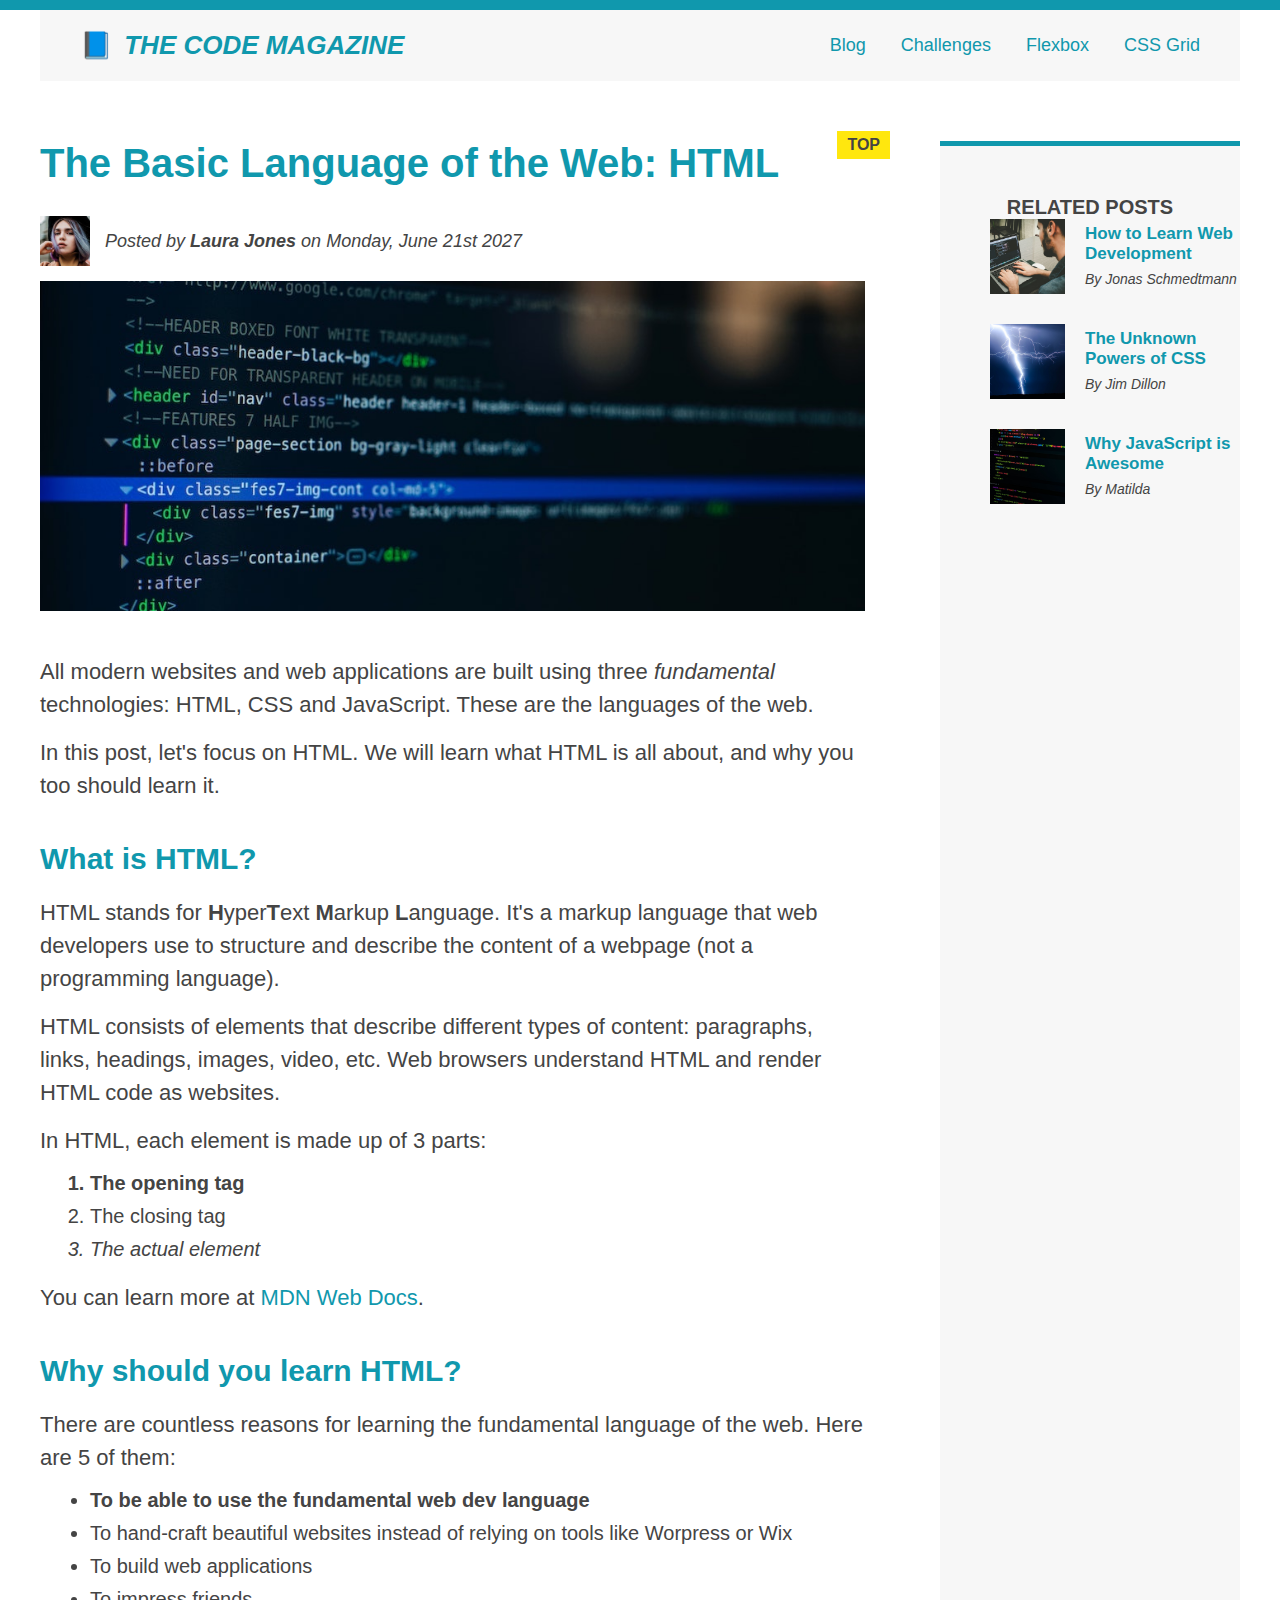
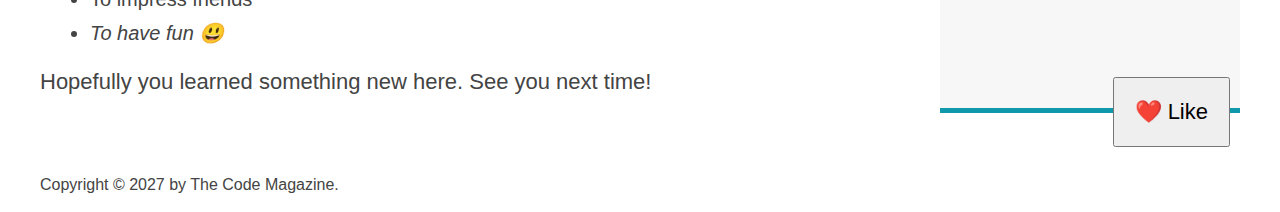
<file: 04-css-layouts/index.html>
<!DOCTYPE html>
<html lang="en">
  <head>
    <meta charset="UTF-8" />
    <link href="style.css" rel="stylesheet" />
    <title>The Basic Language of the Web: HTML</title>
  </head>

  <body>
    <div class="container">
      <header class="main-header">
        <h1>📘 The Code Magazine</h1>

        <nav>
          <!-- <strong>This is the navigation</strong> -->
          <a href="blog.html">Blog</a>
          <a href="#">Challenges</a>
          <a href="#">Flexbox</a>
          <a href="#">CSS Grid</a>
        </nav>
      </header>

      <div class="row">
        <article>
          <header class="post-header">
            <h2>The Basic Language of the Web: HTML</h2>

            <div class="author-box">
              <img
              src="img/laura-jones.jpg"
              alt="Headshot of Laura Jones"
              height="50"
              width="50"
              />

              <p id="author" class="author">
                Posted by <strong>Laura Jones</strong> on Monday, June 21st 2027
              </p>
            </div>

            <img
              src="img/post-img.jpg"
              alt="HTML code on a screen"
              width="500"
              height="200"
              class="post-img"
            />
            <button>❤️ Like</button>
          </header>

          <p>
            All modern websites and web applications are built using three
            <em>fundamental</em>
            technologies: HTML, CSS and JavaScript. These are the languages of the
            web.
          </p>

          <p>
            In this post, let's focus on HTML. We will learn what HTML is all
            about, and why you too should learn it.
          </p>

          <h3>What is HTML?</h3>
          <p>
            HTML stands for <strong>H</strong>yper<strong>T</strong>ext
            <strong>M</strong>arkup <strong>L</strong>anguage. It's a markup
            language that web developers use to structure and describe the content
            of a webpage (not a programming language).
          </p>
          <p>
            HTML consists of elements that describe different types of content:
            paragraphs, links, headings, images, video, etc. Web browsers
            understand HTML and render HTML code as websites.
          </p>
          <p>In HTML, each element is made up of 3 parts:</p>

          <ol>
            <li class="first-li">The opening tag</li>
            <li>The closing tag</li>
            <li>The actual element</li>
          </ol>

          <p>
            You can learn more at
            <a
              href="https://developer.mozilla.org/en-US/docs/Web/HTML"
              target="_blank"
              >MDN Web Docs</a
            >.
          </p>

          <h3>Why should you learn HTML?</h3>

          <p>
            There are countless reasons for learning the fundamental language of
            the web. Here are 5 of them:
          </p>

          <ul>
            <li class="first-li">
              To be able to use the fundamental web dev language
            </li>
            <li>
              To hand-craft beautiful websites instead of relying on tools like
              Worpress or Wix
            </li>
            <li>To build web applications</li>
            <li>To impress friends</li>
            <li>To have fun 😃</li>
          </ul>

          <p>Hopefully you learned something new here. See you next time!</p>
        </article>

        <aside>
          <h4>Related posts</h4>

          <ul class="related">
            <li class="related-post">
              <img
                src="img/related-1.jpg"
                alt="Person programming"
                width="75"
                height="75"
              />
              <div>
                <a href="#" class="related-link">How to Learn Web Development</a>
                <p class="related-author">By Jonas Schmedtmann</p>
              </div>
            </li>
            <li class="related-post">
              <img
                src="img/related-2.jpg"
                alt="Lightning"
                width="75"
                height="75"
              />
              <div>
                <a href="#" class="related-link">The Unknown Powers of CSS</a>
                <p class="related-author">By Jim Dillon</p>
              </div>
            </li>
            <li class="related-post">
              <img
                src="img/related-3.jpg"
                alt="JavaScript code on a screen"
                width="75"
                height="75"
              />
              <div>
                <a href="#" class="related-link">Why JavaScript is Awesome</a>
                <p class="related-author">By Matilda</p>
              </div>
            </li>
          </ul>
        </aside>
      </div>

      <footer>
        <p id="copyright" class="copyright text">
          Copyright &copy; 2027 by The Code Magazine.
        </p>
      </footer>
    </div>
  </body>
</html>
</file>
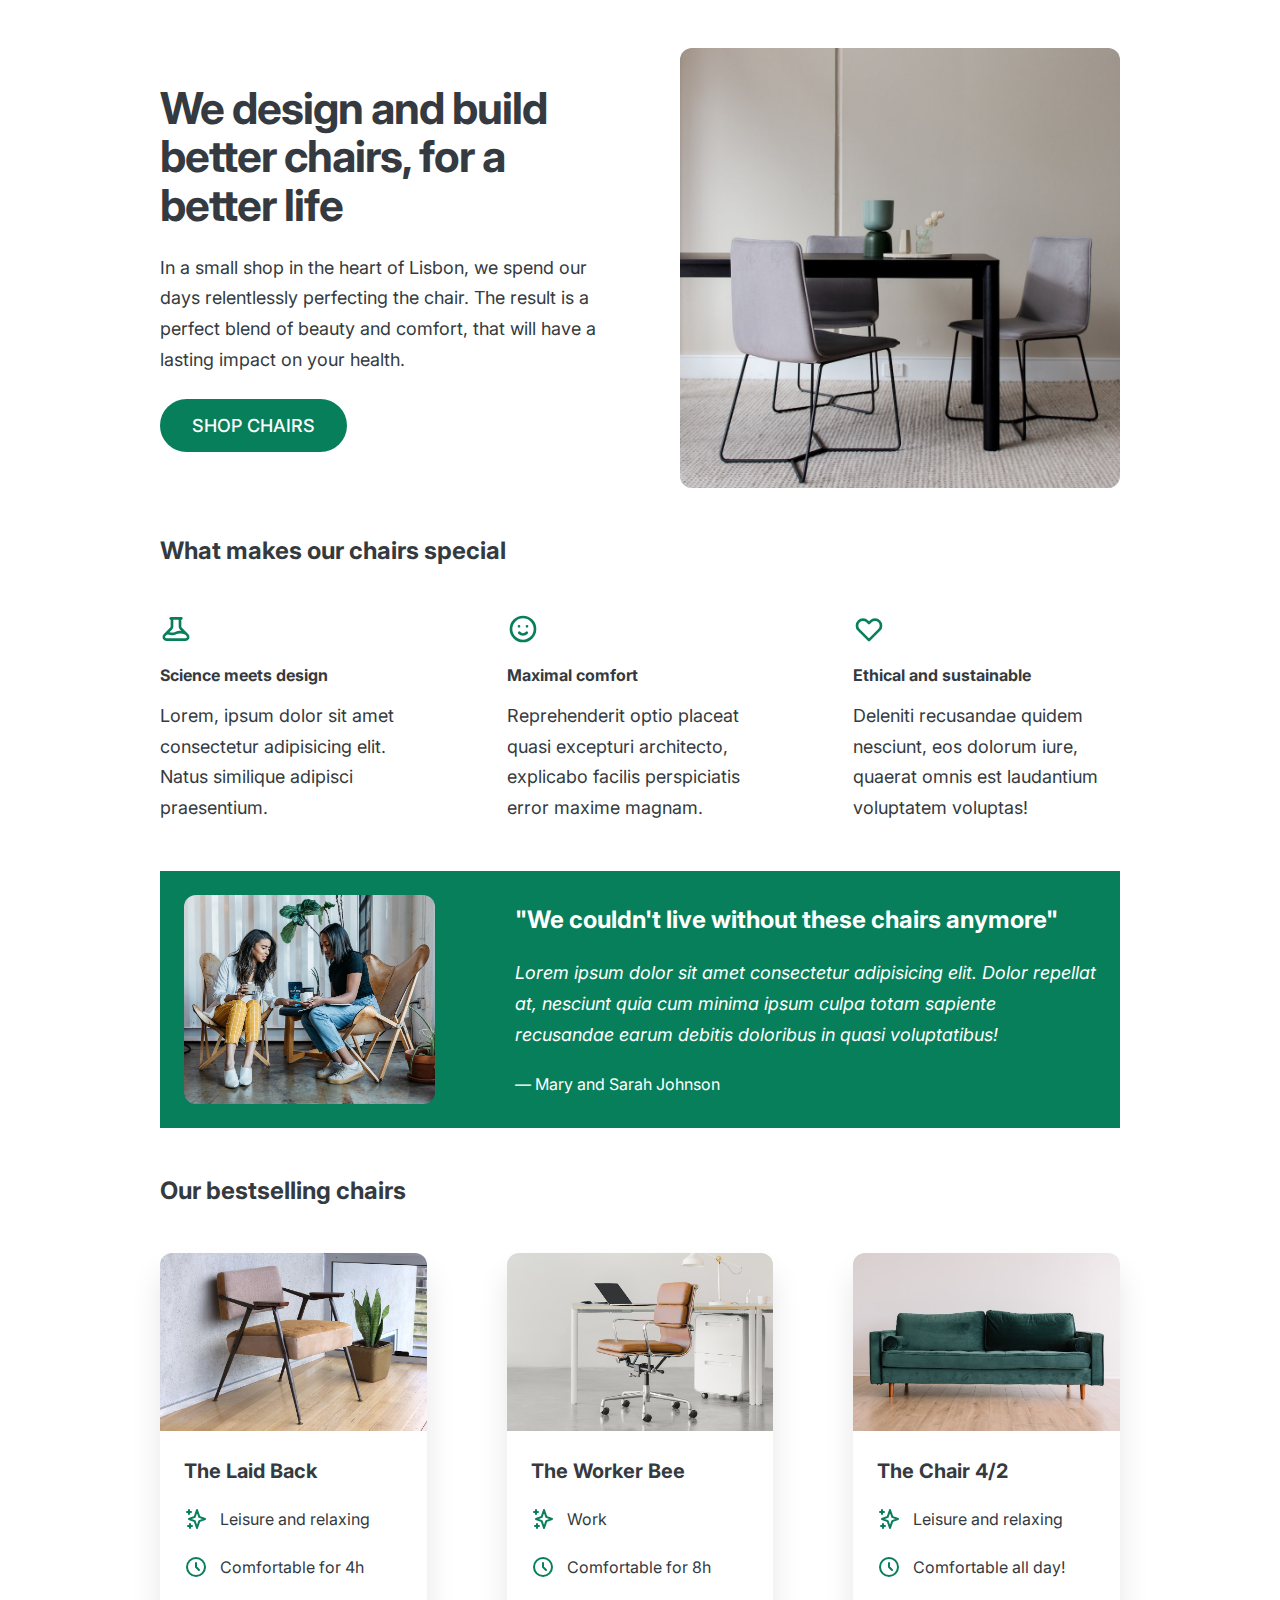
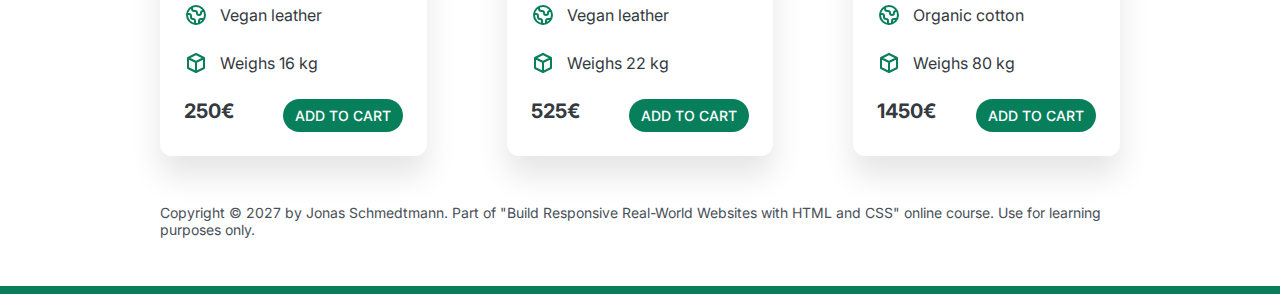
<file: 05-webdesign/index.html>
<!DOCTYPE html>
<html lang="en">
  <head>
    <meta charset="UTF-8" />
    <meta http-equiv="X-UA-Compatible" content="IE=edge" />
    <meta name="viewport" content="width=device-width, initial-scale=1.0" />
    <link rel="preconnect" href="https://fonts.googleapis.com" />
    <link rel="preconnect" href="https://fonts.gstatic.com" crossorigin />
    <link
      href="https://fonts.googleapis.com/css2?family=Inter:wght@400;500;600;700&display=swap"
      rel="stylesheet"
    />
    <link rel="stylesheet" href="style.css" />
    <title>Lisbon Chair Shop</title>
  </head>

  <body>
    <div class="container">
      <header>
        <div class="header-text-box">
          <h1>We design and build better chairs, for a better life</h1>
          <p class="header-text">
            In a small shop in the heart of Lisbon, we spend our days
            relentlessly perfecting the chair. The result is a perfect blend of
            beauty and comfort, that will have a lasting impact on your health.
          </p>
          <a class="btn btn--big" href="#">Shop chairs</a>
        </div>
        <img src="hero.jpg" alt="Photo" />
      </header>

      <section>
        <h2>What makes our chairs special</h2>
        <div class="grid-3-cols">
          <div>
            <svg
              xmlns="http://www.w3.org/2000/svg"
              class="features-icon h-6 w-6"
              fill="none"
              viewBox="0 0 24 24"
              stroke="currentColor"
            >
              <path
                stroke-linecap="round"
                stroke-linejoin="round"
                stroke-width="2"
                d="M19.428 15.428a2 2 0 00-1.022-.547l-2.387-.477a6 6 0 00-3.86.517l-.318.158a6 6 0 01-3.86.517L6.05 15.21a2 2 0 00-1.806.547M8 4h8l-1 1v5.172a2 2 0 00.586 1.414l5 5c1.26 1.26.367 3.414-1.415 3.414H4.828c-1.782 0-2.674-2.154-1.414-3.414l5-5A2 2 0 009 10.172V5L8 4z"
              />
            </svg>
            <p class="features-title"><strong>Science meets design</strong></p>
            <p class="features-text">
              Lorem, ipsum dolor sit amet consectetur adipisicing elit. Natus
              similique adipisci praesentium.
            </p>
          </div>

          <div>
            <svg
              xmlns="http://www.w3.org/2000/svg"
              class="features-icon h-6 w-6"
              fill="none"
              viewBox="0 0 24 24"
              stroke="currentColor"
            >
              <path
                stroke-linecap="round"
                stroke-linejoin="round"
                stroke-width="2"
                d="M14.828 14.828a4 4 0 01-5.656 0M9 10h.01M15 10h.01M21 12a9 9 0 11-18 0 9 9 0 0118 0z"
              />
            </svg>
            <p class="features-title">
              <strong>Maximal comfort</strong>
            </p>
            <p class="features-text">
              Reprehenderit optio placeat quasi excepturi architecto, explicabo
              facilis perspiciatis error maxime magnam.
            </p>
          </div>

          <div>
            <svg
              xmlns="http://www.w3.org/2000/svg"
              class="features-icon h-6 w-6"
              fill="none"
              viewBox="0 0 24 24"
              stroke="currentColor"
            >
              <path
                stroke-linecap="round"
                stroke-linejoin="round"
                stroke-width="2"
                d="M4.318 6.318a4.5 4.5 0 000 6.364L12 20.364l7.682-7.682a4.5 4.5 0 00-6.364-6.364L12 7.636l-1.318-1.318a4.5 4.5 0 00-6.364 0z"
              />
            </svg>
            <p class="features-title">
              <strong>Ethical and sustainable</strong>
            </p>
            <p class="features-text">
              Deleniti recusandae quidem nesciunt, eos dolorum iure, quaerat
              omnis est laudantium voluptatem voluptas!
            </p>
          </div>
        </div>
      </section>

      <section class="testimonial-section">
        <div class="grid-3-cols">
          <img src="customers.jpg" alt="People sitting on chairs" />
          <div class="testimonial-box">
            <h2>"We couldn't live without these chairs anymore"</h2>
            <blockquote class="testimonial-text">
              Lorem ipsum dolor sit amet consectetur adipisicing elit. Dolor
              repellat at, nesciunt quia cum minima ipsum culpa totam sapiente
              recusandae earum debitis doloribus in quasi voluptatibus!
            </blockquote>
            <p class="testimonial-author">&mdash; Mary and Sarah Johnson</p>
          </div>
        </div>
      </section>

      <section>
        <h2>Our bestselling chairs</h2>
        <div class="grid-3-cols">
          <figure class="chair">
            <img src="chair-1.jpg" alt="Chair" />
            <div class="chair-box">
              <h3>The Laid Back</h3>
              <ul class="chair-details">
                <li>
                  <svg
                    xmlns="http://www.w3.org/2000/svg"
                    class="chair-icon"
                    fill="none"
                    viewBox="0 0 24 24"
                    stroke="currentColor"
                  >
                    <path
                      stroke-linecap="round"
                      stroke-linejoin="round"
                      stroke-width="2"
                      d="M5 3v4M3 5h4M6 17v4m-2-2h4m5-16l2.286 6.857L21 12l-5.714 2.143L13 21l-2.286-6.857L5 12l5.714-2.143L13 3z"
                    />
                  </svg>
                  <!-- Span is a generic INLINE text element, it doesn't have any meaning. It's like a div element, but inline -->
                  <span>Leisure and relaxing</span>
                </li>
                <li>
                  <svg
                    xmlns="http://www.w3.org/2000/svg"
                    class="chair-icon"
                    fill="none"
                    viewBox="0 0 24 24"
                    stroke="currentColor"
                  >
                    <path
                      stroke-linecap="round"
                      stroke-linejoin="round"
                      stroke-width="2"
                      d="M12 8v4l3 3m6-3a9 9 0 11-18 0 9 9 0 0118 0z"
                    />
                  </svg>
                  <span>Comfortable for 4h</span>
                </li>
                <li>
                  <svg
                    xmlns="http://www.w3.org/2000/svg"
                    class="chair-icon"
                    fill="none"
                    viewBox="0 0 24 24"
                    stroke="currentColor"
                  >
                    <path
                      stroke-linecap="round"
                      stroke-linejoin="round"
                      stroke-width="2"
                      d="M3.055 11H5a2 2 0 012 2v1a2 2 0 002 2 2 2 0 012 2v2.945M8 3.935V5.5A2.5 2.5 0 0010.5 8h.5a2 2 0 012 2 2 2 0 104 0 2 2 0 012-2h1.064M15 20.488V18a2 2 0 012-2h3.064M21 12a9 9 0 11-18 0 9 9 0 0118 0z"
                    />
                  </svg>
                  <span>Vegan leather</span>
                </li>
                <li>
                  <svg
                    xmlns="http://www.w3.org/2000/svg"
                    class="chair-icon"
                    fill="none"
                    viewBox="0 0 24 24"
                    stroke="currentColor"
                  >
                    <path
                      stroke-linecap="round"
                      stroke-linejoin="round"
                      stroke-width="2"
                      d="M20 7l-8-4-8 4m16 0l-8 4m8-4v10l-8 4m0-10L4 7m8 4v10M4 7v10l8 4"
                    />
                  </svg>
                  <span>Weighs 16 kg</span>
                </li>
              </ul>
              <div class="chair-price">
                <strong>250€</strong>
                <a href="#" class="btn btn--small">Add to cart</a>
              </div>
            </div>
          </figure>

          <figure class="chair">
            <img src="chair-2.jpg" alt="Chair" />
            <div class="chair-box">
              <h3>The Worker Bee</h3>
              <ul class="chair-details">
                <li>

                  <svg
                    xmlns="http://www.w3.org/2000/svg"
                    class="chair-icon"
                    fill="none"
                    viewBox="0 0 24 24"
                    stroke="currentColor"
                  >
                    <path
                      stroke-linecap="round"
                      stroke-linejoin="round"
                      stroke-width="2"
                      d="M5 3v4M3 5h4M6 17v4m-2-2h4m5-16l2.286 6.857L21 12l-5.714 2.143L13 21l-2.286-6.857L5 12l5.714-2.143L13 3z"
                    />
                  <span>Work</span>
                </li>
                <li>
                  <svg
                    xmlns="http://www.w3.org/2000/svg"
                    class="chair-icon"
                    fill="none"
                    viewBox="0 0 24 24"
                    stroke="currentColor"
                  >
                    <path
                      stroke-linecap="round"
                      stroke-linejoin="round"
                      stroke-width="2"
                      d="M12 8v4l3 3m6-3a9 9 0 11-18 0 9 9 0 0118 0z"
                    />
                  </svg>
                  <span>Comfortable for 8h</span>
                </li>
                <li>
                  <svg
                    xmlns="http://www.w3.org/2000/svg"
                    class="chair-icon"
                    fill="none"
                    viewBox="0 0 24 24"
                    stroke="currentColor"
                  >
                    <path
                      stroke-linecap="round"
                      stroke-linejoin="round"
                      stroke-width="2"
                      d="M3.055 11H5a2 2 0 012 2v1a2 2 0 002 2 2 2 0 012 2v2.945M8 3.935V5.5A2.5 2.5 0 0010.5 8h.5a2 2 0 012 2 2 2 0 104 0 2 2 0 012-2h1.064M15 20.488V18a2 2 0 012-2h3.064M21 12a9 9 0 11-18 0 9 9 0 0118 0z"
                    />
                  </svg>
                  <span>Vegan leather</span>
                </li>
                <li>
                  <svg
                    xmlns="http://www.w3.org/2000/svg"
                    class="chair-icon"
                    fill="none"
                    viewBox="0 0 24 24"
                    stroke="currentColor"
                  >
                    <path
                      stroke-linecap="round"
                      stroke-linejoin="round"
                      stroke-width="2"
                      d="M20 7l-8-4-8 4m16 0l-8 4m8-4v10l-8 4m0-10L4 7m8 4v10M4 7v10l8 4"
                    />
                  </svg>
                  <span>Weighs 22 kg</span>
                </li>
              </ul>
              <div class="chair-price">
                <strong>525€</strong>
                <a href="#" class="btn btn--small">Add to cart</a>
              </div>
            </div>
          </figure>

          <figure class="chair">
            <img src="chair-3.jpg" alt="Chair" />
            <div class="chair-box">
              <h3>The Chair 4/2</h3>
              <ul class="chair-details">
                <li>
                  <svg
                    xmlns="http://www.w3.org/2000/svg"
                    class="chair-icon"
                    fill="none"
                    viewBox="0 0 24 24"
                    stroke="currentColor"
                  >
                    <path
                      stroke-linecap="round"
                      stroke-linejoin="round"
                      stroke-width="2"
                      d="M5 3v4M3 5h4M6 17v4m-2-2h4m5-16l2.286 6.857L21 12l-5.714 2.143L13 21l-2.286-6.857L5 12l5.714-2.143L13 3z"
                    />
                  <span>Leisure and relaxing</span>
                </li>
                <li>
                  <svg
                    xmlns="http://www.w3.org/2000/svg"
                    class="chair-icon"
                    fill="none"
                    viewBox="0 0 24 24"
                    stroke="currentColor"
                  >
                    <path
                      stroke-linecap="round"
                      stroke-linejoin="round"
                      stroke-width="2"
                      d="M12 8v4l3 3m6-3a9 9 0 11-18 0 9 9 0 0118 0z"
                    />
                  </svg>
                  <span>Comfortable all day!</span>
                </li>
                <li>

                  <svg
                    xmlns="http://www.w3.org/2000/svg"
                    class="chair-icon"
                    fill="none"
                    viewBox="0 0 24 24"
                    stroke="currentColor"
                  >
                    <path
                      stroke-linecap="round"
                      stroke-linejoin="round"
                      stroke-width="2"
                      d="M3.055 11H5a2 2 0 012 2v1a2 2 0 002 2 2 2 0 012 2v2.945M8 3.935V5.5A2.5 2.5 0 0010.5 8h.5a2 2 0 012 2 2 2 0 104 0 2 2 0 012-2h1.064M15 20.488V18a2 2 0 012-2h3.064M21 12a9 9 0 11-18 0 9 9 0 0118 0z"
                    />
                  </svg>
                  <span>Organic cotton</span>
                </li>
                <li>
                  <svg
                    xmlns="http://www.w3.org/2000/svg"
                    class="chair-icon"
                    fill="none"
                    viewBox="0 0 24 24"
                    stroke="currentColor"
                  >
                    <path
                      stroke-linecap="round"
                      stroke-linejoin="round"
                      stroke-width="2"
                      d="M20 7l-8-4-8 4m16 0l-8 4m8-4v10l-8 4m0-10L4 7m8 4v10M4 7v10l8 4"
                    />
                  </svg>
                  <span>Weighs 80 kg</span>
                </li>
              </ul>
              <div class="chair-price">
                <strong>1450€</strong>
                <a href="#" class="btn btn--small">Add to cart</a>
              </div>
            </div>
          </figure>
        </div>
      </section>

      <footer>
        Copyright &copy; 2027 by Jonas Schmedtmann. Part of "Build Responsive
        Real-World Websites with HTML and CSS" online course. Use for learning
        purposes only.
      </footer>
    </div>
  </body>
</html>
</file>
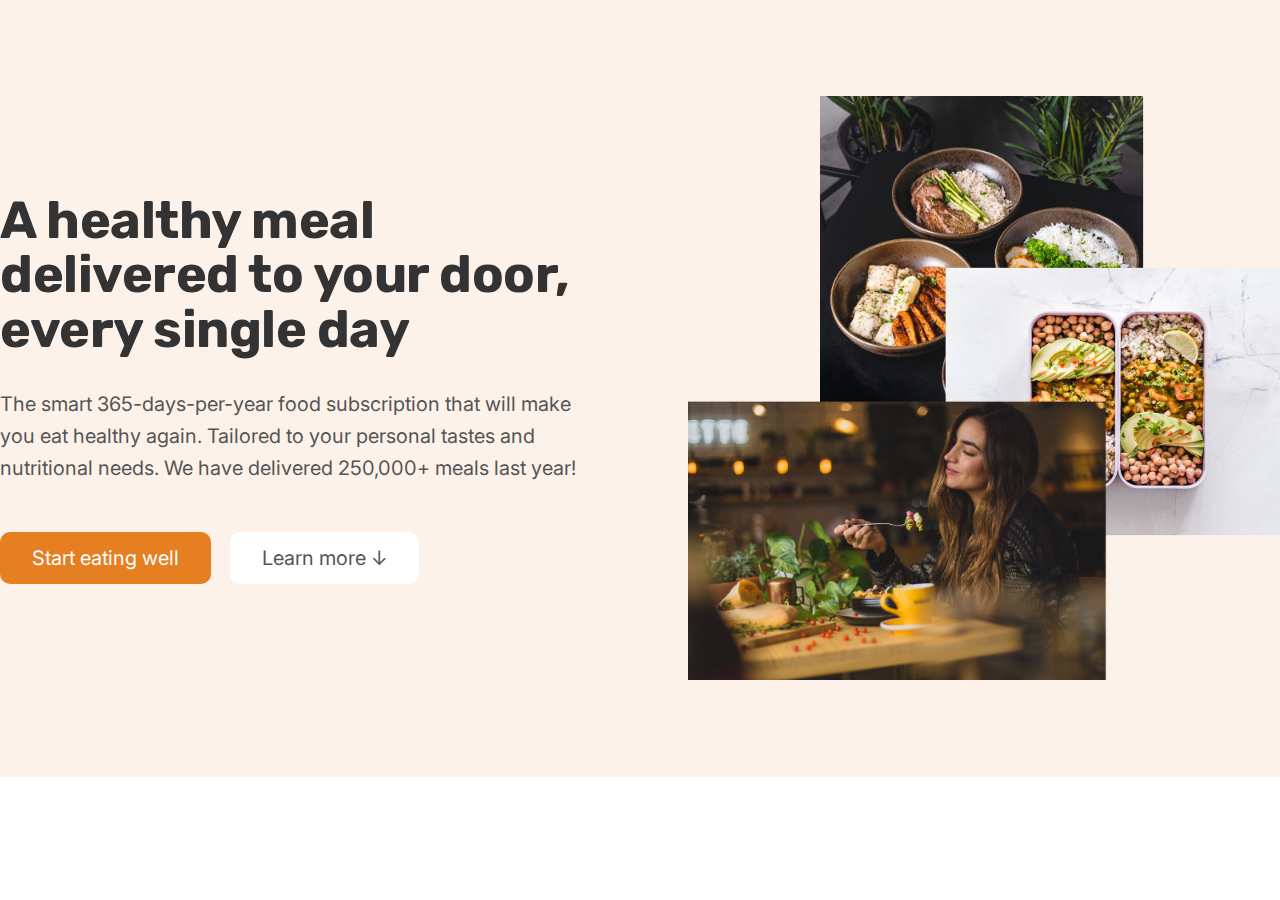
<file: 07-omnifood/index.html>
<!DOCTYPE html>
<html lang="en">
  <head>
    <meta charset="UTF-8" />
    <meta http-equiv="X-UA-Compatible" content="IE=edge" />
    <meta name="viewport" content="width=device-width, initial-scale=1.0" />
    <title>OmniFood</title>
    <link rel="preconnect" href="https://fonts.googleapis.com" />
    <link rel="preconnect" href="https://fonts.gstatic.com" crossorigin />
    <link
      href="https://fonts.googleapis.com/css2?family=Inter:wght@400;700&family=Rubik:wght@400;700&display=swap"
      rel="stylesheet"
    />
    <link rel="stylesheet" href="./style.css" />
  </head>
  <body>
    <section class="section-hero">
      <div class="hero">
        <div class="hero-text-box">
          <h1 class="heading-primary">
            A healthy meal delivered to your door, every single day
          </h1>
          <p class="hero-description">
            The smart 365-days-per-year food subscription that will make you eat
            healthy again. Tailored to your personal tastes and nutritional
            needs. We have delivered 250,000+ meals last year!
          </p>
          <a href="#" class="btn btn--full margin-right-sm"
            >Start eating well</a
          >
          <a href="#" class="btn btn--outline">Learn more &darr;</a>
        </div>
        <div class="hero-img-box">
          <img src="img/hero.png" class="hero-img" alt="Hero Image" />
        </div>
      </div>
    </section>
    <!-- .section-hero -->
  </body>
</html>
</file>
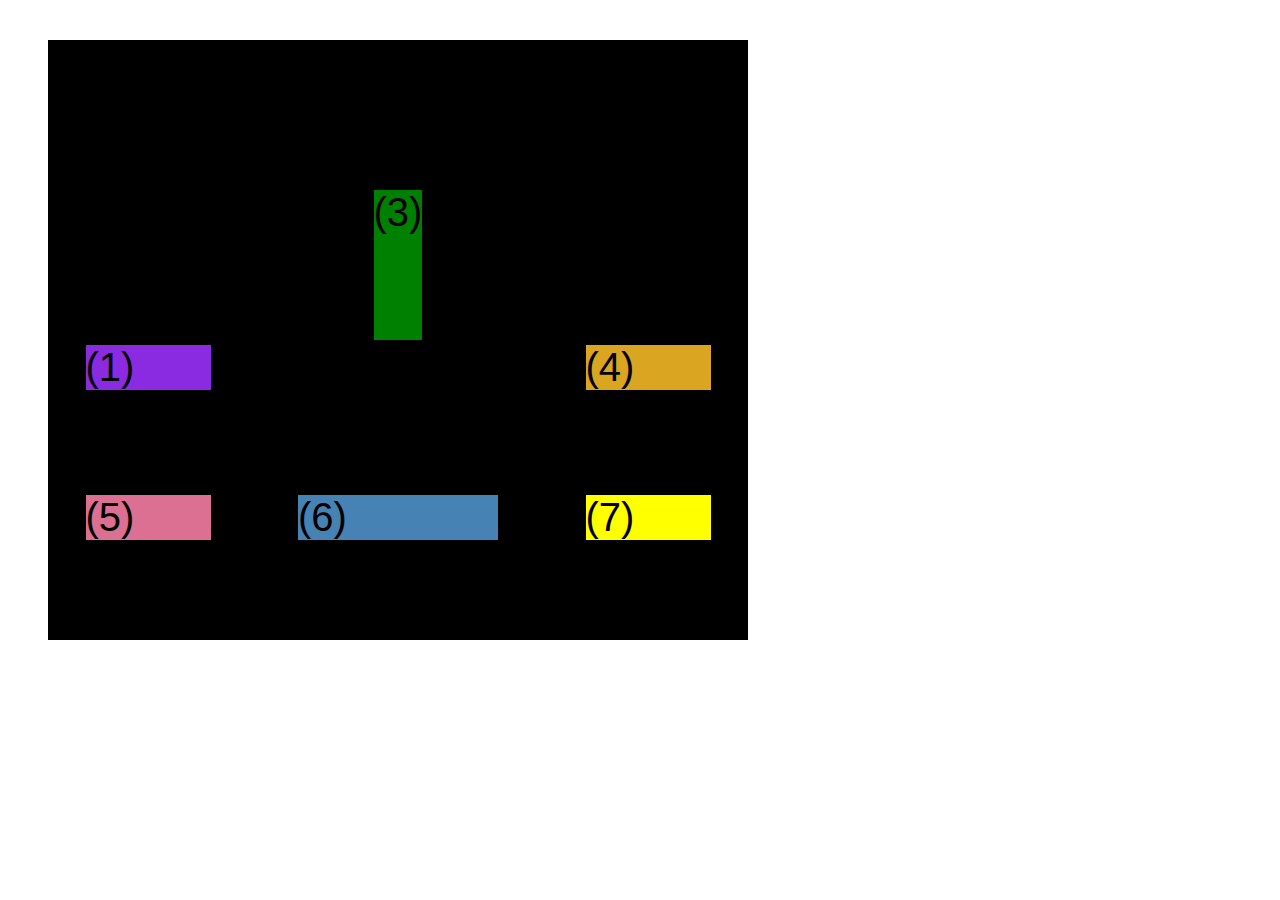
<file: 04-css-layouts/css-grid.html>
<!DOCTYPE html>
<html lang="en">
  <head>
    <meta charset="UTF-8" />
    <meta http-equiv="X-UA-Compatible" content="IE=edge" />
    <meta name="viewport" content="width=device-width, initial-scale=1.0" />
    <title>CSS Grid</title>
    <style>
      .el--1 {
        background-color: blueviolet;
      }
      .el--2 {
        background-color: orangered;
        /* grid-column: 1 / 4; */
        grid-column: 1 / -1;
        /* grid-column: 1 / span 3; */
        grid-row: 2/3;
      }
      .el--3 {
        background-color: green;
        height: 150px;
      }
      .el--4 {
        background-color: goldenrod;
      }
      .el--5 {
        background-color: palevioletred;
      }
      .el--6 {
        background-color: steelblue;
      }
      .el--7 {
        background-color: yellow;
      }
      .el--8 {
        background-color: crimson;
        grid-column: 2/3;
        grid-row: 1/2;
      }

      .container--1 {
        /* STARTER */
        font-family: sans-serif;
        background-color: #ddd;
        font-size: 40px;
        margin: 40px;

        /* CSS GRID */
        display: grid;
        /* grid-template-columns: 1fr 1fr 1fr auto; */
        grid-template-columns: repeat(4, 1fr);
        grid-template-rows: 1fr 1fr;
        column-gap: 30px;
        row-gap: 30px;
        height: 300px;

        /* TEMP */
        display: none;
      }

      .container--2 {
        /* STARTER */
        font-family: sans-serif;
        background-color: black;
        font-size: 40px;
        margin: 40px;

        width: 700px;
        height: 600px;

        /* CSS GRID */
        display: grid;
        grid-template-columns: 125px 200px 125px;
        grid-template-rows: 250px 100px;
        gap: 50px;

        /* Aligning tracks inside container;
        distribute empty space */
        /* justify-content: center; */
        justify-content: space-evenly;
        align-content: center;

        /* Align items inside cells; moving items around inside cells */
        align-items: end;
      }
      .el--3 {
        align-self: center;
        justify-self: center;
      }
    </style>
  </head>
  <body>
    <div class="container--1">
      <div class="el el--1">(1) HTML</div>
      <div class="el el--2">(2) and</div>
      <div class="el el--3">(3) CSS</div>
      <div class="el el--4">(4) are</div>
      <div class="el el--5">(5) amazing</div>
      <div class="el el--6">(6) languages</div>
      <div class="el el--7">(7) to</div>
      <div class="el el--8">(8) learn</div>
    </div>

    <div class="container--2">
      <div class="el el--1">(1)</div>
      <div class="el el--3">(3)</div>
      <div class="el el--4">(4)</div>
      <div class="el el--5">(5)</div>
      <div class="el el--6">(6)</div>
      <div class="el el--7">(7)</div>
    </div>
  </body>
</html>
</file>
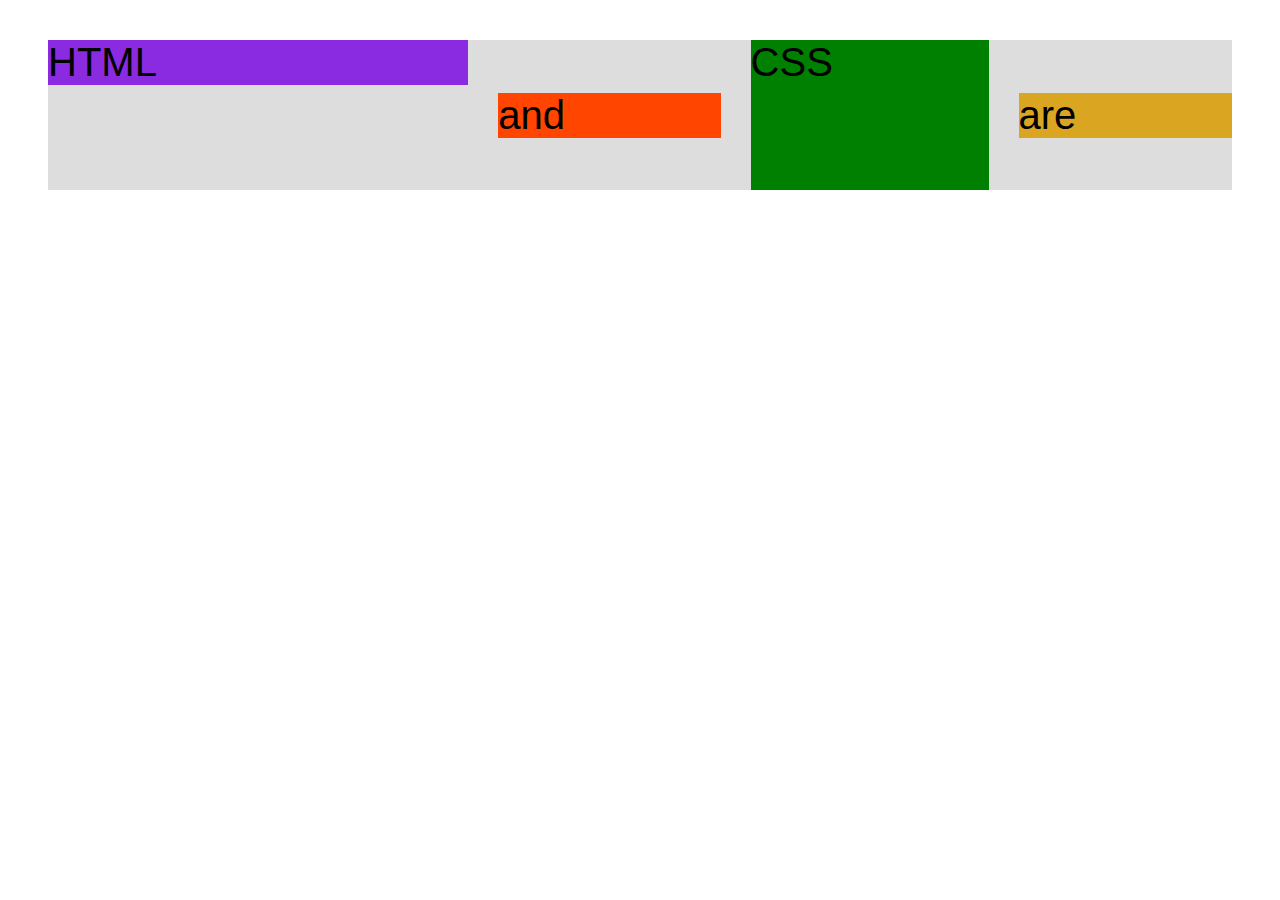
<file: 04-css-layouts/flexbox.html>
<!DOCTYPE html>
<html lang="en">
  <head>
    <meta charset="UTF-8" />
    <meta http-equiv="X-UA-Compatible" content="IE=edge" />
    <meta name="viewport" content="width=device-width, initial-scale=1.0" />
    <title>Flexbox</title>
    <style>
      .el--1 {
        background-color: blueviolet;
      }
      .el--2 {
        background-color: orangered;
      }
      .el--3 {
        background-color: green;
        height: 150px;
      }
      .el--4 {
        background-color: goldenrod;
      }
      .el--5 {
        background-color: palevioletred;
      }
      .el--6 {
        background-color: steelblue;
      }
      .el--7 {
        background-color: yellow;
      }
      .el--8 {
        background-color: crimson;
      }

      .container {
        /* STARTER */
        font-family: sans-serif;
        background-color: #ddd;
        font-size: 40px;
        margin: 40px;

        /* FLEXBOX */
        display: flex;
        align-items: center;
        justify-content: flex-start;
        gap: 30px;
      }
      .el {
        /* flex-grow: 0;
        flex-shrink: 1;
        flex-basis: auto; */

        /* flex-basis: 200px; */
        flex-shrink: 0;
        flex-grow: 1;
      }
      .el--1 {
        align-self: flex-start;
        flex-grow: 2;
      }
      .el--5 {
        align-self: stretch;
        order: 0;
      }
      .el--6 {
        order: -1;
      }
    </style>
  </head>
  <body>
    <div class="container">
      <div class="el el--1">HTML</div>
      <div class="el el--2">and</div>
      <div class="el el--3">CSS</div>
      <div class="el el--4">are</div>
      <!-- <div class="el el--5">amazing</div>
      <div class="el el--6">languages</div>
      <div class="el el--7">to</div>
      <div class="el el--8">learn</div> -->
    </div>
  </body>
</html>
</file>
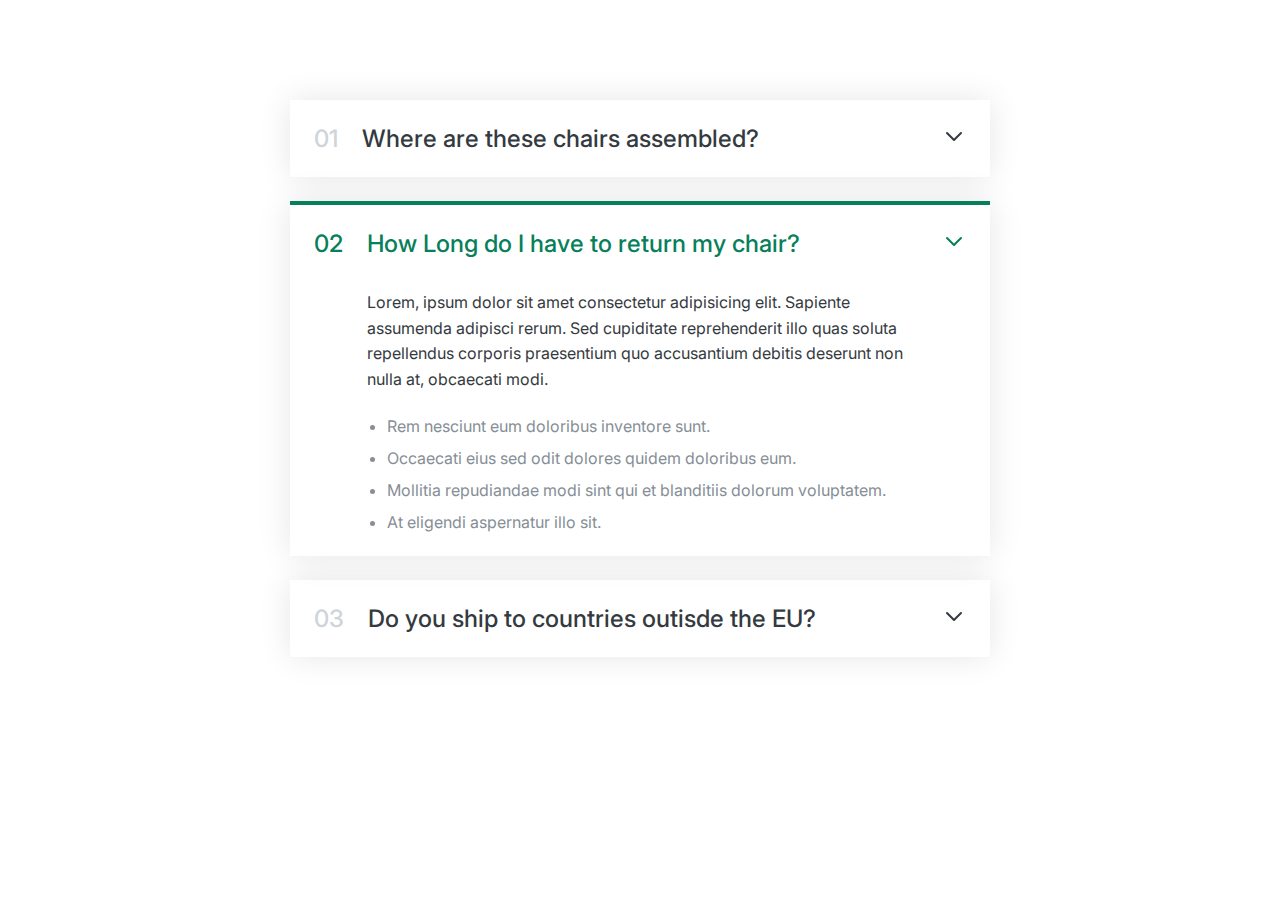
<file: 06-components/01-accordion.html>
<!DOCTYPE html>
<html lang="en">
  <head>
    <meta charset="UTF-8" />
    <meta http-equiv="X-UA-Compatible" content="IE=edge" />
    <meta name="viewport" content="width=device-width, initial-scale=1.0" />
    <title>Accordion Components</title>
    <link rel="preconnect" href="https://fonts.googleapis.com" />
    <link rel="preconnect" href="https://fonts.gstatic.com" crossorigin />
    <link
      href="https://fonts.googleapis.com/css2?family=Inter:wght@400;500;600;700&display=swap"
      rel="stylesheet"
    />
    <link rel="stylesheet" href="css/accordion.css" />
  </head>
  <body>
    <div class="accordion">
      <div class="item">
        <p class="number">01</p>
        <p class="text">Where are these chairs assembled?</p>
        <svg
          xmlns="http://www.w3.org/2000/svg"
          class="icon"
          fill="none"
          viewBox="0 0 24 24"
          stroke="currentColor"
        >
          <path
            stroke-linecap="round"
            stroke-linejoin="round"
            stroke-width="2"
            d="M19 9l-7 7-7-7"
          />
          <div class="hidden-box">
            <p>
              Lorem, ipsum dolor sit amet consectetur adipisicing elit. Sapiente
              assumenda adipisci rerum. Sed cupiditate reprehenderit illo quas
              soluta repellendus corporis praesentium quo accusantium debitis
              deserunt non nulla at, obcaecati modi.
            </p>
            <ul>
              <li>Rem nesciunt eum doloribus inventore sunt.</li>
              <li>Occaecati eius sed odit dolores quidem doloribus eum.</li>
              <li>
                Mollitia repudiandae modi sint qui et blanditiis dolorum
                voluptatem.
              </li>
              <li>At eligendi aspernatur illo sit.</li>
            </ul>
          </div>
        </svg>
      </div>
      <div class="item open">
        <p class="number">02</p>
        <p class="text">How Long do I have to return my chair?</p>
        <svg
          xmlns="http://www.w3.org/2000/svg"
          class="icon"
          fill="none"
          viewBox="0 0 24 24"
          stroke="currentColor"
        >
          <path
            stroke-linecap="round"
            stroke-linejoin="round"
            stroke-width="2"
            d="M19 9l-7 7-7-7"
          />
          <div class="hidden-box">
            <p>
              Lorem, ipsum dolor sit amet consectetur adipisicing elit. Sapiente
              assumenda adipisci rerum. Sed cupiditate reprehenderit illo quas
              soluta repellendus corporis praesentium quo accusantium debitis
              deserunt non nulla at, obcaecati modi.
            </p>
            <ul>
              <li>Rem nesciunt eum doloribus inventore sunt.</li>
              <li>Occaecati eius sed odit dolores quidem doloribus eum.</li>
              <li>
                Mollitia repudiandae modi sint qui et blanditiis dolorum
                voluptatem.
              </li>
              <li>At eligendi aspernatur illo sit.</li>
            </ul>
          </div>
        </svg>
      </div>
      <div class="item">
        <p class="number">03</p>
        <p class="text">Do you ship to countries outisde the EU?</p>
        <svg
          xmlns="http://www.w3.org/2000/svg"
          class="icon"
          fill="none"
          viewBox="0 0 24 24"
          stroke="currentColor"
        >
          <path
            stroke-linecap="round"
            stroke-linejoin="round"
            stroke-width="2"
            d="M19 9l-7 7-7-7"
          />
          <div class="hidden-box">
            <p>
              Lorem, ipsum dolor sit amet consectetur adipisicing elit. Sapiente
              assumenda adipisci rerum. Sed cupiditate reprehenderit illo quas
              soluta repellendus corporis praesentium quo accusantium debitis
              deserunt non nulla at, obcaecati modi.
            </p>
            <ul>
              <li>Rem nesciunt eum doloribus inventore sunt.</li>
              <li>Occaecati eius sed odit dolores quidem doloribus eum.</li>
              <li>
                Mollitia repudiandae modi sint qui et blanditiis dolorum
                voluptatem.
              </li>
              <li>At eligendi aspernatur illo sit.</li>
            </ul>
          </div>
        </svg>
      </div>
    </div>
  </body>
</html>
</file>
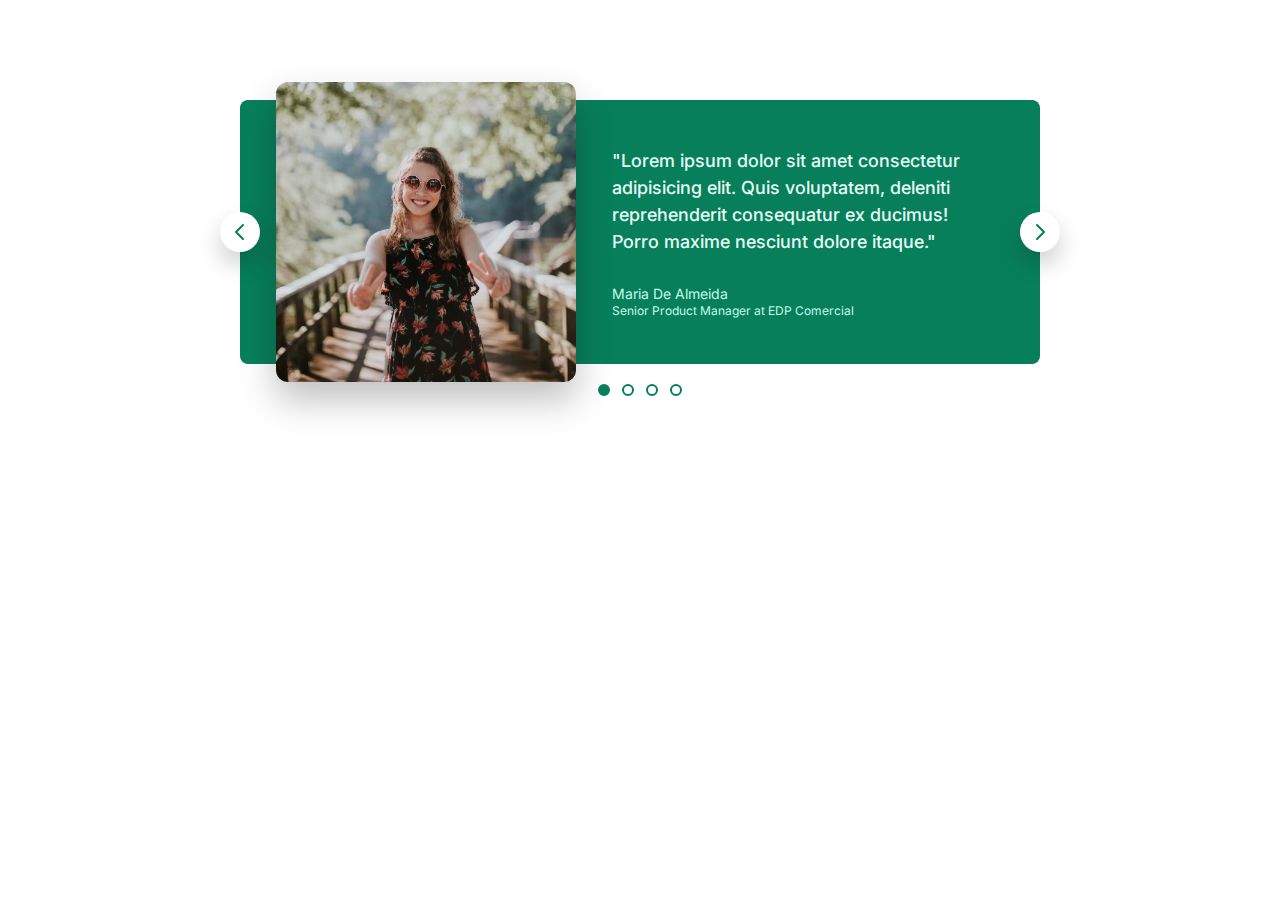
<file: 06-components/02-carousel.html>
<!DOCTYPE html>
<html lang="en">
  <head>
    <meta charset="UTF-8" />
    <meta http-equiv="X-UA-Compatible" content="IE=edge" />
    <meta name="viewport" content="width=device-width, initial-scale=1.0" />
    <title>Carousel Components</title>
    <link rel="preconnect" href="https://fonts.googleapis.com" />
    <link rel="preconnect" href="https://fonts.gstatic.com" crossorigin />
    <link
      href="https://fonts.googleapis.com/css2?family=Inter:wght@400;500;600;700&display=swap"
      rel="stylesheet"
    />
    <link rel="stylesheet" href="css/carousel.css" />
  </head>
  <body>
    <div class="carousel">
      <img src="img/maria.jpg" alt="Maria" />

      <blockquote class="testimonial">
        <p class="testimonial-text">
          "Lorem ipsum dolor sit amet consectetur adipisicing elit. Quis
          voluptatem, deleniti reprehenderit consequatur ex ducimus! Porro
          maxime nesciunt dolore itaque."
        </p>
        <p class="testimonial-author">Maria De Almeida</p>
        <p class="testimonial-job">Senior Product Manager at EDP Comercial</p>
      </blockquote>

      <button class="btn btn--left">
        <svg
          xmlns="http://www.w3.org/2000/svg"
          class="btn-icon"
          fill="none"
          viewBox="0 0 24 24"
          stroke="currentColor"
        >
          <path
            stroke-linecap="round"
            stroke-linejoin="round"
            stroke-width="2"
            d="M15 19l-7-7 7-7"
          />
        </svg>
      </button>
      <button class="btn btn--right">
        <svg
          xmlns="http://www.w3.org/2000/svg"
          class="btn-icon"
          fill="none"
          viewBox="0 0 24 24"
          stroke="currentColor"
        >
          <path
            stroke-linecap="round"
            stroke-linejoin="round"
            stroke-width="2"
            d="M9 5l7 7-7 7"
          />
        </svg>
      </button>

      <div class="dots">
        <button class="dot dot--fill">&nbsp;</button>
        <button class="dot">&nbsp;</button>
        <button class="dot">&nbsp;</button>
        <button class="dot">&nbsp;</button>
      </div>
    </div>
  </body>
</html>
</file>
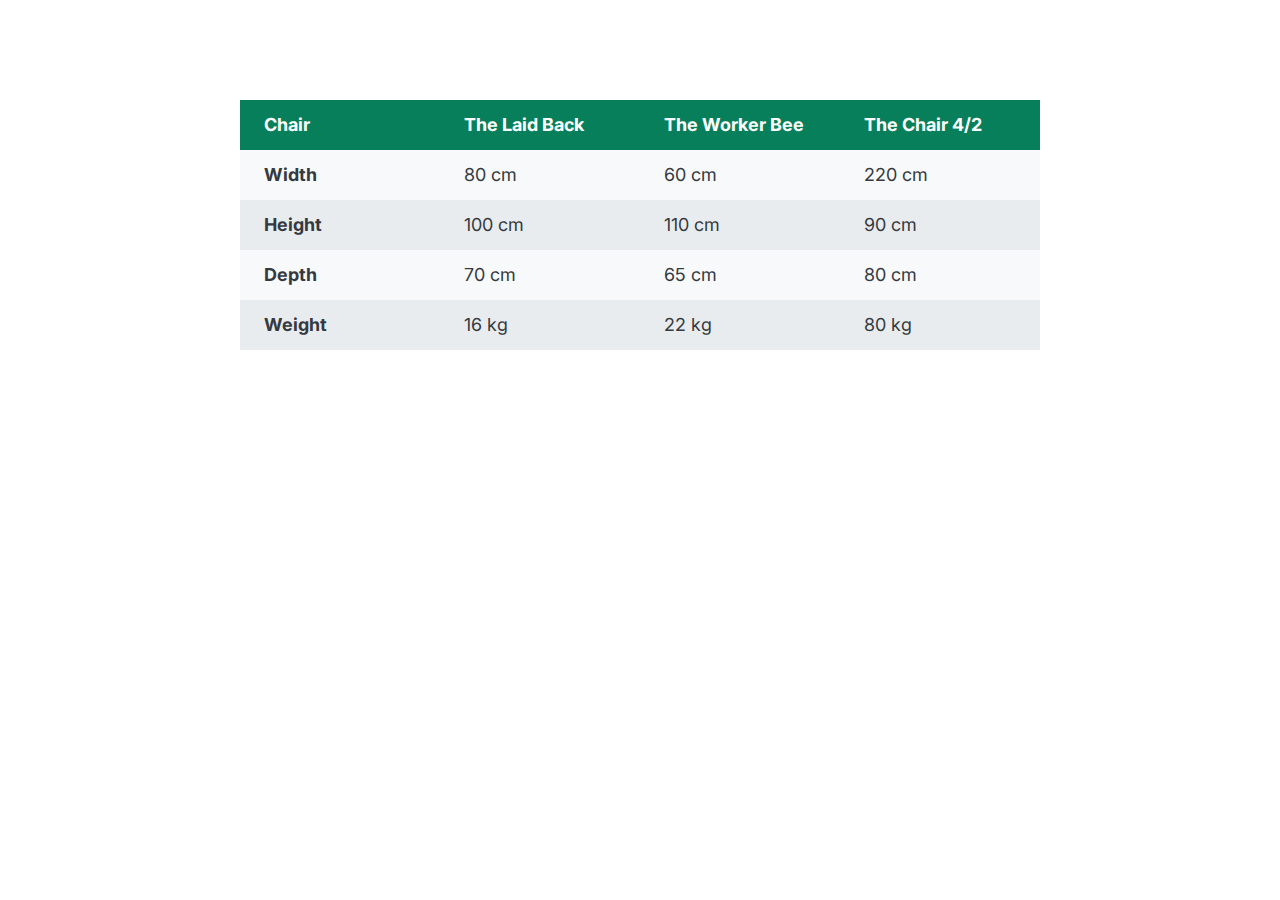
<file: 06-components/03-table.html>
<!DOCTYPE html>
<html lang="en">
  <head>
    <meta charset="UTF-8" />
    <meta http-equiv="X-UA-Compatible" content="IE=edge" />
    <meta name="viewport" content="width=device-width, initial-scale=1.0" />
    <title>Table Components</title>
    <link rel="preconnect" href="https://fonts.googleapis.com" />
    <link rel="preconnect" href="https://fonts.gstatic.com" crossorigin />
    <link
      href="https://fonts.googleapis.com/css2?family=Inter:wght@400;500;600;700&display=swap"
      rel="stylesheet"
    />
    <link rel="stylesheet" href="css/table.css" />
  </head>
  <body>
    <table>
      <thead>
        <tr>
          <th>Chair</th>
          <th>The Laid Back</th>
          <th>The Worker Bee</th>
          <th>The Chair 4/2</th>
        </tr>
      </thead>
      <tbody>
        <tr>
          <th>Width</th>
          <td>80 cm</td>
          <td>60 cm</td>
          <td>220 cm</td>
        </tr>
        <tr>
          <th>Height</th>
          <td>100 cm</td>
          <td>110 cm</td>
          <td>90 cm</td>
        </tr>
        <tr>
          <th>Depth</th>
          <td>70 cm</td>
          <td>65 cm</td>
          <td>80 cm</td>
        </tr>
        <tr>
          <th>Weight</th>
          <td>16 kg</td>
          <td>22 kg</td>
          <td>80 kg</td>
        </tr>
      </tbody>
    </table>
  </body>
</html>
</file>
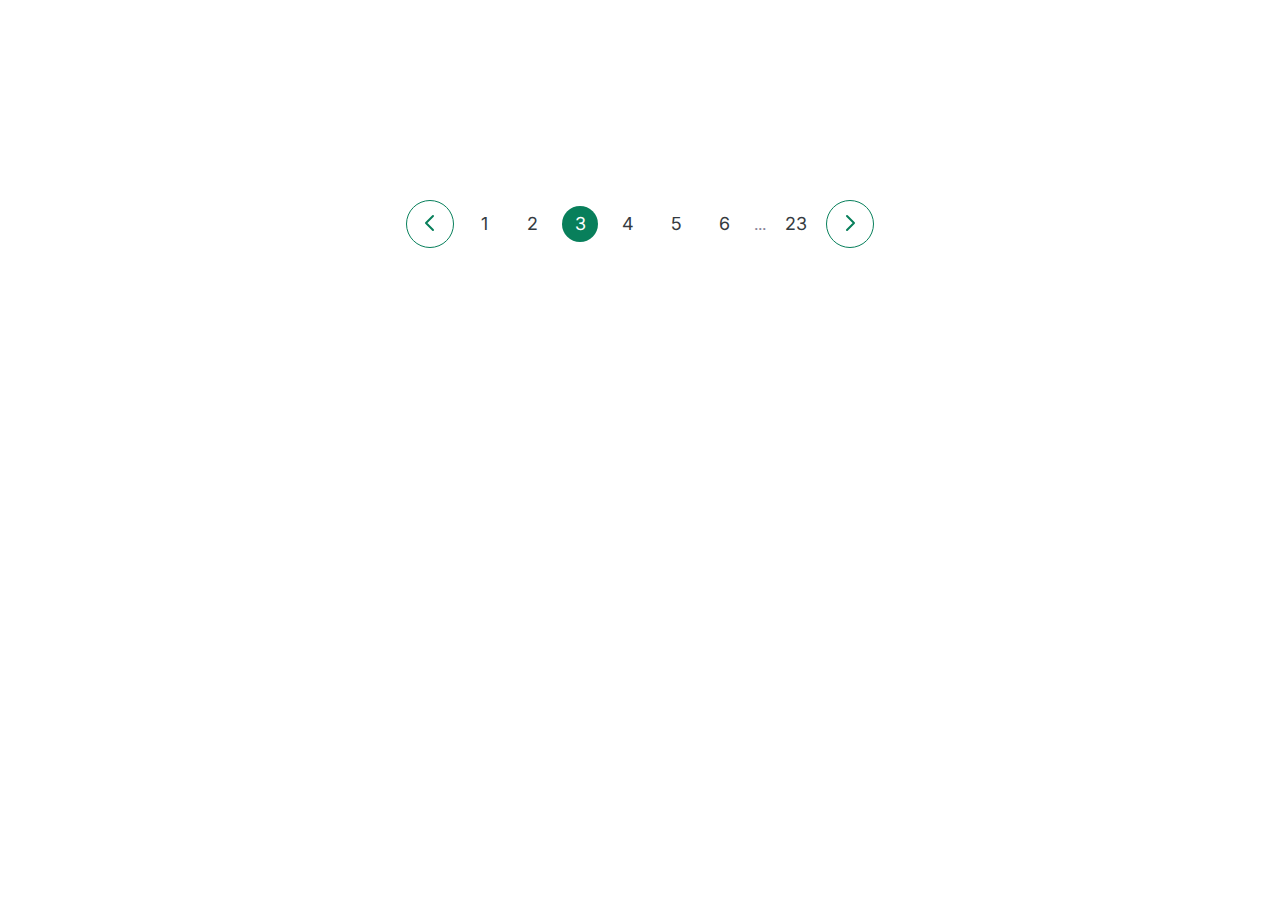
<file: 06-components/04-pagination.html>
<!DOCTYPE html>
<html lang="en">
  <head>
    <meta charset="UTF-8" />
    <meta http-equiv="X-UA-Compatible" content="IE=edge" />
    <meta name="viewport" content="width=device-width, initial-scale=1.0" />
    <title>Pagination Components</title>
    <link rel="preconnect" href="https://fonts.googleapis.com" />
    <link rel="preconnect" href="https://fonts.gstatic.com" crossorigin />
    <link
      href="https://fonts.googleapis.com/css2?family=Inter:wght@400;500;600;700&display=swap"
      rel="stylesheet"
    />
    <link rel="stylesheet" href="css/pagination.css" />
  </head>
  <body>
    <div class="pagination">
      <button class="btn">
        <svg
          xmlns="http://www.w3.org/2000/svg"
          class="btn-icon"
          fill="none"
          viewBox="0 0 24 24"
          stroke="currentColor"
        >
          <path
            stroke-linecap="round"
            stroke-linejoin="round"
            stroke-width="2"
            d="M15 19l-7-7 7-7"
          />
        </svg>
      </button>
      <a href="#" class="page-link">1</a>
      <a href="#" class="page-link">2</a>
      <a href="#" class="page-link page-link--current">3</a>
      <a href="#" class="page-link">4</a>
      <a href="#" class="page-link">5</a>
      <a href="#" class="page-link">6</a>
      <span class="dots">...</span>
      <a href="#" class="page-link">23</a>
      <button class="btn">
        <svg
          xmlns="http://www.w3.org/2000/svg"
          class="btn-icon"
          fill="none"
          viewBox="0 0 24 24"
          stroke="currentColor"
        >
          <path
            stroke-linecap="round"
            stroke-linejoin="round"
            stroke-width="2"
            d="M9 5l7 7-7 7"
          />
        </svg>
      </button>
    </div>
  </body>
</html>
</file>
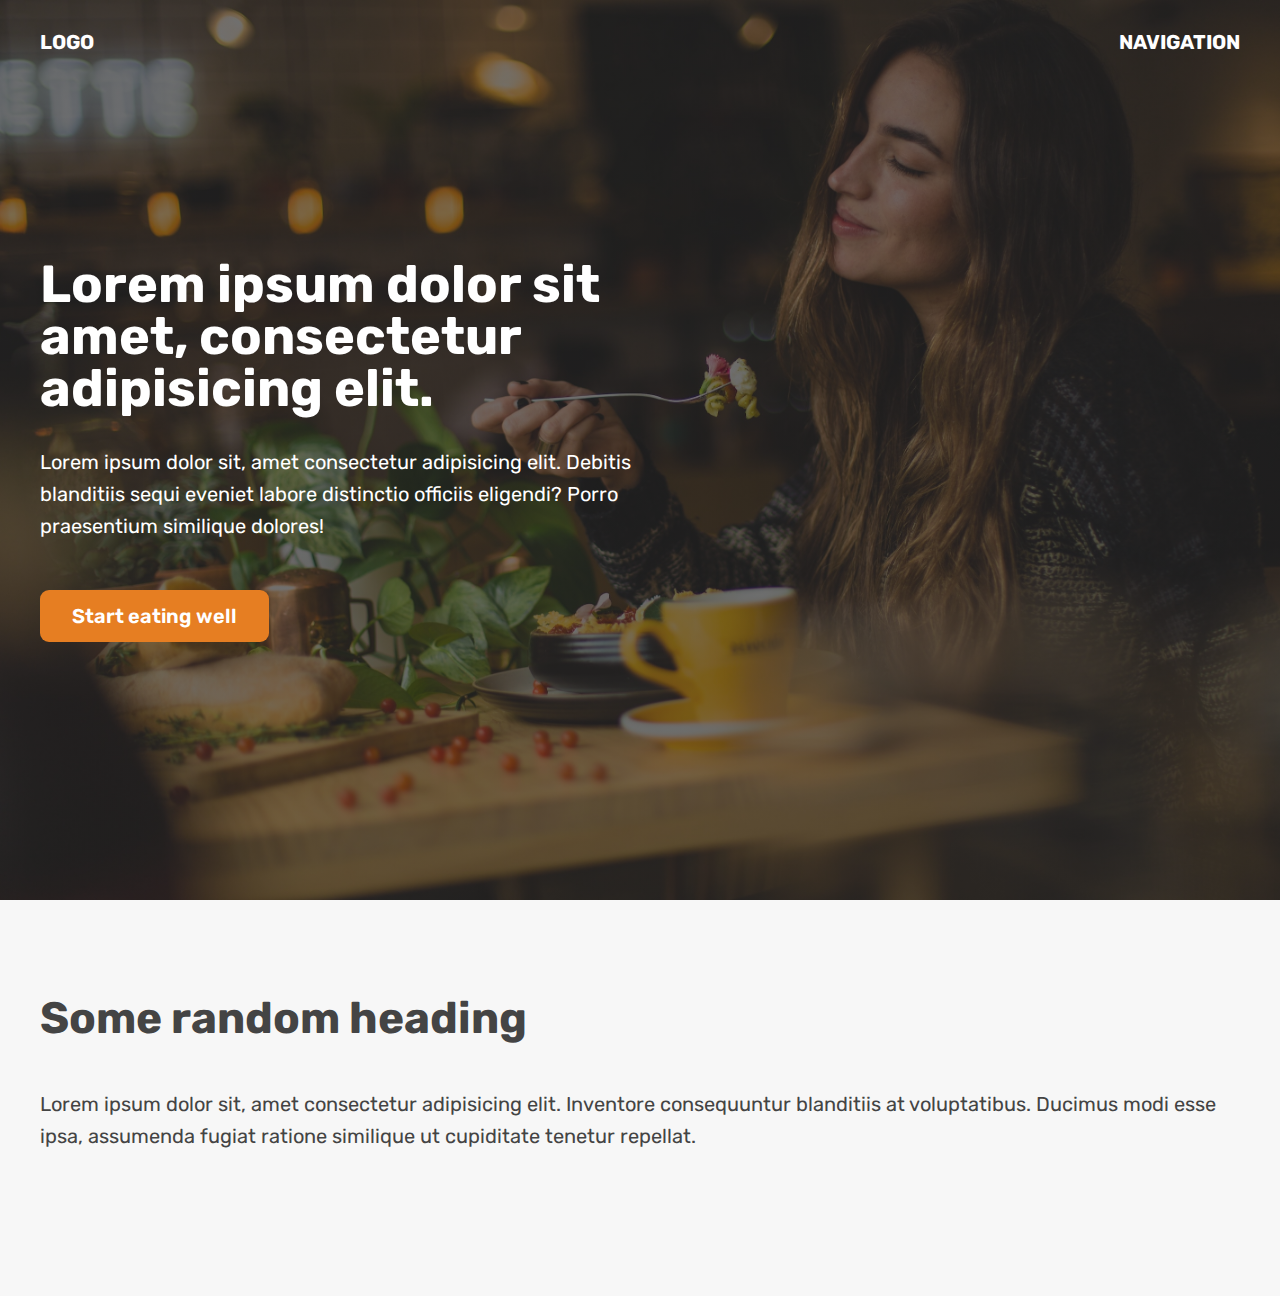
<file: 06-components/05-hero.html>
<!DOCTYPE html>
<html lang="en">
  <head>
    <meta charset="UTF-8" />
    <meta http-equiv="X-UA-Compatible" content="IE=edge" />
    <meta name="viewport" content="width=device-width, initial-scale=1.0" />
    <title>Pagination Components</title>
    <link rel="preconnect" href="https://fonts.googleapis.com" />
    <link rel="preconnect" href="https://fonts.gstatic.com" crossorigin />
    <link
      href="https://fonts.googleapis.com/css2?family=Rubik:wght@400;600;700&display=swap"
      rel="stylesheet"
    />
    <link rel="stylesheet" href="css/hero.css" />
  </head>
  <body>
    <header>
      <nav class="container">
        <div>LOGO</div>
        <div>NAVIGATION</div>
      </nav>

      <div class="header-container">
        <div class="header-container--inner">
          <h1>Lorem ipsum dolor sit amet, consectetur adipisicing elit.</h1>
          <p>
            Lorem ipsum dolor sit, amet consectetur adipisicing elit. Debitis
            blanditiis sequi eveniet labore distinctio officiis eligendi? Porro
            praesentium similique dolores!
          </p>
          <a href="#" class="btn">Start eating well</a>
        </div>
      </div>
    </header>
    <section>
      <div class="container">
        <h2>Some random heading</h2>
        <p>
          Lorem ipsum dolor sit, amet consectetur adipisicing elit. Inventore
          consequuntur blanditiis at voluptatibus. Ducimus modi esse ipsa,
          assumenda fugiat ratione similique ut cupiditate tenetur repellat.
        </p>
      </div>
    </section>
  </body>
</html>
</file>
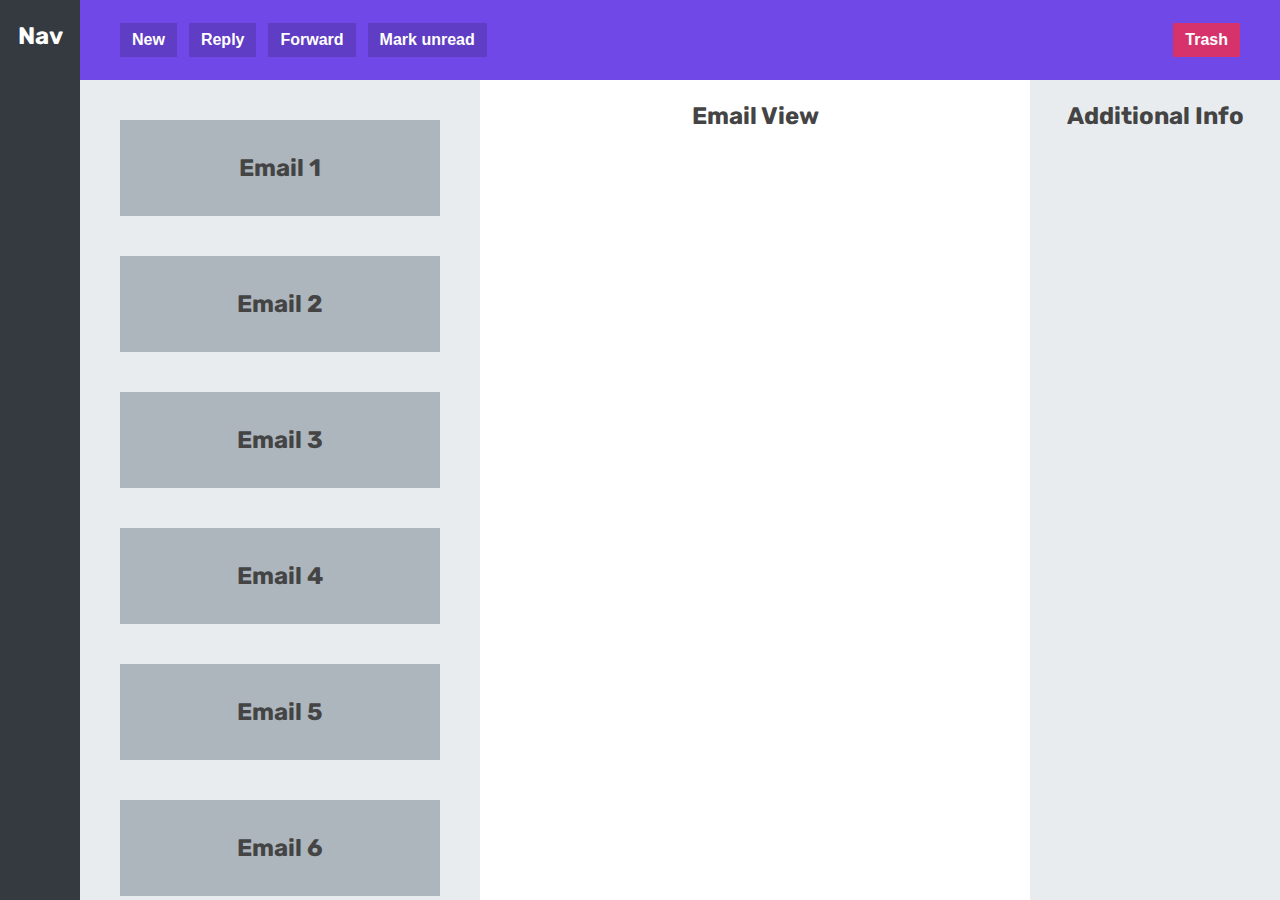
<file: 06-components/06-web-app.html>
<!DOCTYPE html>
<html lang="en">
  <head>
    <meta charset="UTF-8" />
    <meta http-equiv="X-UA-Compatible" content="IE=edge" />
    <meta name="viewport" content="width=device-width, initial-scale=1.0" />
    <title>Web App Components</title>
    <link rel="preconnect" href="https://fonts.googleapis.com" />
    <link rel="preconnect" href="https://fonts.gstatic.com" crossorigin />
    <link
      href="https://fonts.googleapis.com/css2?family=Rubik:wght@400;600;700&display=swap"
      rel="stylesheet"
    />
    <link rel="stylesheet" href="css/webapp.css" />
  </head>
  <body>
    <nav>Nav</nav>
    <menu>
      <button>New</button>
      <button>Reply</button>
      <button>Forward</button>
      <button>Mark unread</button>
      <button>Trash</button>
    </menu>
    <section>
      <div class="email">Email 1</div>
      <div class="email">Email 2</div>
      <div class="email">Email 3</div>
      <div class="email">Email 4</div>
      <div class="email">Email 5</div>
      <div class="email">Email 6</div>
      <div class="email">Email 7</div>
      <div class="email">Email 8</div>
      <div class="email">Email 9</div>
      <div class="email">Email 10</div>
    </section>
    <main>Email View</main>
    <aside>Additional Info</aside>
  </body>
</html>
</file>
<file: 04-css-layouts/style.css>
* {
  /* border-top: 10px solid #1098ad; */
  margin: 0;
  padding: 0;
}

/* PAGE SECTIONS */
body {
  color: #444;
  font-family: sans-serif;

  border-top: 10px solid #1098ad;
  position: relative;
}

.container {
  width: 1200px;
  /* margin-left: auto;
  margin-right: auto; */
  margin: 0 auto;
}

.main-header {
  background-color: #f7f7f7;
  /* padding: 20px;
  padding-left: 40px;
  padding-right: 40px; */
  padding: 20px 40px;
  margin-bottom: 60px;
  /* height: 80px; */
}

nav {
  font-size: 18px;
  /* text-align: center; */
}

article {
  margin-bottom: 60px;
}

.post-header {
  margin-bottom: 40px;
  /* position: relative; */
}

aside {
  background-color: #f7f7f7;
  border-top: 5px solid #1098ad;
  border-bottom: 5px solid #1098ad;
  /* padding-top: 50px;
  padding-bottom: 50px; */
  padding: 50px 0;
  width: 500px;
}

/* SMALLER ELEMENTS */
h1,
h2,
h3 {
  color: #1098ad;
}

h1 {
  font-size: 26px;
  text-transform: uppercase;
  font-style: italic;
}

h2 {
  font-size: 40px;
  margin-bottom: 30px;
}

h3 {
  font-size: 30px;
  margin-bottom: 20px;
  margin-top: 40px;
}

h4 {
  font-size: 20px;
  text-transform: uppercase;
  text-align: center;
}

p {
  font-size: 22px;
  line-height: 1.5;
  margin-bottom: 15px;
}

ul,
ol {
  margin-left: 50px;
  margin-bottom: 20px;
}

li {
  font-size: 20px;
  margin-bottom: 10px;
  /* display: inline; */
}

li:last-child {
  margin-bottom: 0;
}

/* footer p {
  font-size: 16px;
} */

/* article header p {
  font-style: italic;
} */

#author {
  font-style: italic;
  font-size: 18px;
}

#copyright {
  font-size: 16px;
}

.related-author {
  font-size: 18px;
  font-weight: bold;
}

/* ul {
  list-style: none;
} */

.related {
  list-style: none;
}

body {
  /* background-color: orangered; */
}

/* .first-li {
  font-weight: bold;
} */

li:first-child {
  font-weight: bold;
}

li:last-child {
  font-style: italic;
}

li:nth-child(even) {
  /* color: red; */
}

/* Misconception: this won't work! */
article p:first-child {
  color: red;
}

/* Styling links */
a:link {
  color: #1098ad;
  text-decoration: none;
}

a:visited {
  /* color: #777; */
  color: #1098ad;
}

a:hover {
  color: orangered;
  font-weight: bold;
  text-decoration: underline orangered;
}

a:active {
  background-color: black;
  font-style: italic;
}
/* LVHA */

.post-img {
  width: 100%;
  height: auto;
}

nav a:link {
  /* background-color: orangered;
  margin: 20px;
  padding: 20px;

  display: block; */

  margin-right: 30px;
  display: inline-block;
}

nav a:link:last-child {
  margin-right: 0;
}

button {
  font-size: 22px;
  padding: 20px;
  cursor: pointer;

  position: absolute;
  /* top: 50px;
  left: 50px; */
  bottom: 50px;
  right: 50px;
}

h1::first-letter {
  font-style: normal;
  margin-right: 5px;
}

h3 + p::first-line {
  /* color: red; */
}

h2 {
  /* background-color: orange; */
  position: relative;
}

h2::before {
  content: "TOP";
  background-color: #ffe70e;
  color: #444;
  font-size: 16px;
  font-weight: bold;
  display: inline-block;
  padding: 5px 10px;
  position: absolute;
  top: -10px;
  right: -25px;
}

/* Resolving conflicts */
/* #copyright {
  color: red;
}

.copyright {
  color: blue;
}

.text {
  color: yellow;
}

footer p {
  color: green !important;
} */

/* nav a:link,
nav p {
  font-size: 18px;
} */

/* flexbox */
.main-header {
  display: flex;
  align-items: center;
  justify-content: space-between;
}

.author-box {
  display: flex;
  align-items: center;
  margin-bottom: 15px;
}

.author {
  margin-bottom: 0;
  margin-left: 15px;
}

.related-post {
  display: flex;
  align-items: center;
  gap: 20px;
  margin-bottom: 30px;
}

.related-link:link {
  font-size: 17px;
  font-weight: bold;
  font-style: normal;
  display: block;
  margin-bottom: 5px;
}

.related-author {
  margin-bottom: 0;
  font-size: 14px;
  font-weight: normal;
  font-style: italic;
}

.row {
  display: flex;
  gap: 75px;
  margin-bottom: 60px;
}

article {
  /* flex: 0 0 825px; */
  flex: 1;
  margin-bottom: 0;
}

aside {
  flex: 0 0 300px;
}
</file>
<file: 05-webdesign/style.css>
/*
SPACING SYSTEM (px)
2 / 4 / 8 / 12 / 16 / 24 / 32 / 48 / 64 / 80 / 96 / 128

FONT SIZE SYSTEM (px)
10 / 12 / 14 / 16 / 18 / 20 / 24 / 30 / 36 / 44 / 52 / 62 / 74 / 86 / 98
*/
/**
* Main Color: #087f5b
* Gray Color: #343a40
*
*/

* {
  margin: 0;
  padding: 0;
  box-sizing: border-box;
}

/* ------------------------ */
/* GENERAL STYLES */
/* ------------------------ */
body {
  font-family: "Inter", sans-serif;
  color: #343a40;
  border-bottom: 8px solid #087f5b;
}

.container {
  width: 960px;
  margin: 0 auto;
}

header,
section {
  margin-bottom: 48px;
}

h2 {
  margin-bottom: 48px;
}

.grid-3-cols {
  display: grid;
  grid-template-columns: repeat(3, 1fr);
  column-gap: 80px;
}

.btn:link,
.btn:visited {
  background-color: #087f5b;
  color: #fff;
  text-decoration: none;
  text-transform: uppercase;
  display: inline-block;
  font-weight: 500;
  border-radius: 100px;
}

.btn:hover,
.btn:active {
  background-color: #2f9e44;
}

.btn--big {
  padding: 16px 32px;
  font-size: 18px;
}
.btn--small {
  padding: 8px 12px;
  font-size: 14px;
}

/* ------------------------ */
/* COMPONENT STYLES */
/* ------------------------ */

/* HEADER */
header {
  display: grid;
  grid-template-columns: repeat(2, 1fr);
  column-gap: 80px;
  margin-top: 48px;
}

.header-text-box {
  align-self: center;
}

h1 {
  margin-bottom: 24px;
  font-size: 44px;
  line-height: 1.1;
  letter-spacing: -1px;
  /* text-shadow: 0px 5px 5px rgba(0, 0, 0, 0.2); */
}

.header-text {
  margin-bottom: 24px;
  font-size: 18px;
  line-height: 1.7;
}

img {
  width: 100%;
  border-radius: 12px;
}

/* FEATURES */
.features-icon {
  stroke: #087f5b;
  width: 32px;
  height: 32px;
  margin-bottom: 16px;
}

.features-title {
  margin-bottom: 16px;
}

.features-text {
  font-size: 18px;
  line-height: 1.7;
}

/* TESTIMONIAL */
.testimonial-section {
  background-color: #087f5b;
  color: #fff;
  padding: 24px;
}

.testimonial-box {
  grid-column: 2 / -1;
  align-self: center;
}

.testimonial-box h2 {
  margin-bottom: 24px;
  font-size: 24px;
}

.testimonial-text {
  font-style: italic;
  margin-bottom: 24px;
  font-size: 18px;
  line-height: 1.7;
}

/* CHAIRS */
.chair {
  box-shadow: 0px 20px 30px 0px rgba(0, 0, 0, 0.1);
  border-radius: 12px;
}

.chair img {
  border-radius: 12px 12px 0 0;
}

.chair-box {
  padding: 24px;
}

h3 {
  margin-bottom: 24px;
  font-size: 20px;
}

.chair-details {
  list-style: none;
  margin-bottom: 24px;
}

.chair-details li {
  display: flex;
  align-items: center;
  gap: 12px;
  margin-bottom: 24px;
}

.chair-details li:last-child {
  margin-bottom: 0;
}

.chair-icon {
  stroke: #087f5b;
  width: 24px;
  height: 24px;
}

.chair-price {
  display: flex;
  justify-content: space-between;
  font-size: 20px;
}

footer {
  margin-bottom: 48px;
  font-size: 14px;
  color: #495057;
}
</file>
<file: 07-omnifood/style.css>
/**
----- Color
- Primary: #e67e22
- Tints: #fdf2e9
- Shades:
- Accents:
- Greys: #555
*/

* {
  margin: 0;
  padding: 0;
  box-sizing: border-box;
}

html {
  font-size: 62.5%;
}

body {
  font-family: "Inter", sans-serif;
  line-height: 1;
  font-weight: 400;
  color: #555;
}

h1,
h2,
h3,
h4,
h5,
h6 {
  font-family: "Rubik", sans-serif;
}

/* Utilies classes */
.margin-right-sm {
  margin-right: 1.6rem;
}

.margin-left-sm {
  margin-left: 1.6rem;
}

/* --- Section: Hero --- */
.section-hero {
  background-color: #fdf2e9;
  padding: 9.6rem 0;
}

.hero {
  max-width: 130rem;
  margin: 0 auto;
  display: grid;
  grid-template-columns: 1fr 1fr;
  gap: 9.6rem;
  align-items: center;
}

.heading-primary {
  font-size: 5.2rem;
  font-weight: 700;
  line-height: 1.05;
  color: #333;
  letter-spacing: -0.5px;
  margin-bottom: 3.2rem;
}

.hero-description {
  font-size: 2rem;
  line-height: 1.6;
  margin-bottom: 4.8rem;
}
.hero-text-box {
}
.hero-img-box {
}
.heading-primary {
}
.hero-img {
  width: 100%;
}

.btn:link,
.btn:visited {
  display: inline-block;
  font-size: 2rem;
  text-decoration: none;
  border-radius: 10px;
  padding: 1.6rem 3.2rem;
  /* put transitiion on orginal state */
  transition: background-color 0.3s ease;
}

.btn--full:link,
.btn--full:visited {
  background-color: #e67e22;
  color: #fff;
}

.btn--full:hover,
.btn--full:active {
  background-color: #cf711f;
}

.btn--outline:link,
.btn--outline:visited {
  background-color: #fff;
  color: #555;
}

.btn--outline:hover,
.btn--outline:active {
  background-color: #fdf2e9;
  /* to add border inside */
  box-shadow: inset 0 0 0 3px #555;
}
</file>
<file: 06-components/css/accordion.css>
/**
* Main Color: #087f5b
* Gray Color: #343a40
*/

* {
  margin: 0;
  padding: 0;
  box-sizing: border-box;
}
body {
  font-family: "Inter", sans-serif;
  color: #343a40;
}
.accordion {
  width: 700px;
  margin: 100px auto;
  display: flex;
  flex-direction: column;
  gap: 24px;
}
.item {
  box-shadow: 0 0 32px rgba(0, 0, 0, 0.1);
  padding: 24px;
  display: grid;
  grid-template-columns: auto 1fr auto;
  column-gap: 24px;
  row-gap: 32px;
}
.number,
.text {
  font-size: 24px;
  font-weight: 500;
}
.number {
  color: #ced4da;
}
.icon {
  width: 24px;
  height: 24px;
  stroke: #343a40;
}
.item.open {
  border-top: 4px solid #087f5b;
}
.item.open .hidden-box {
  display: block;
}
.item.open .number,
.item.open .text {
  color: #087f5b;
}
.item.open .icon {
  stroke: #087f5b;
}

.hidden-box {
  grid-column: 2;
  display: none;
}
.hidden-box p {
  line-height: 1.6;
  margin-bottom: 24px;
}
.hidden-box ul {
  color: #868e96;
  margin-left: 20px;
  display: flex;
  flex-direction: column;
  gap: 12px;
}
.hidden-box ul li {
  /* margin-bottom: 12px; */
}
</file>
<file: 06-components/css/carousel.css>
/**
* Main Color: #087f5b
* Gray Color: #343a40
*/
* {
  margin: 0;
  padding: 0;
  box-sizing: border-box;
}

body {
  font-family: "Inter", sans-serif;
  color: #343a40;
  line-height: 1;
}

img {
  height: 200px;
  border-radius: 8px;
  transform: scale(1.5);
  box-shadow: 0 12px 24px rgba(0, 0, 0, 0.25);
}

.carousel {
  background-color: #087f5b;
  width: 800px;
  margin: 100px auto;
  border-radius: 8px;
  padding: 32px 48px 32px 86px;
  position: relative;

  display: flex;
  align-items: center;
  gap: 86px;
}

.testimonial-text {
  font-size: 18px;
  font-weight: 500;
  line-height: 1.5;
  margin-bottom: 32px;
  color: #e6fcf5;
}
.testimonial-author {
  font-size: 14px;
  margin-bottom: 4px;
  color: #c3fae8;
}
.testimonial-job {
  font-size: 12px;
  color: #c3fae8;
}

/* controls */
.btn {
  background-color: #fff;
  border: 0;
  height: 40px;
  width: 40px;
  border-radius: 50%;
  position: absolute;
  top: 50%;
  box-shadow: 0 12px 24px rgba(0, 0, 0, 0.2);

  display: flex;
  align-items: center;
  justify-content: center;
}

.btn--left {
  /* in relation with parent element */
  left: 0;

  /* in relation with element itself */
  transform: translate(-50%, -50%);
}
.btn--right {
  right: 0;
  transform: translate(50%, -50%);
}

.btn-icon {
  height: 24px;
  width: 24px;
  stroke: #087f5b;
}

.dots {
  position: absolute;
  left: 50%;
  bottom: 0;
  transform: translate(-50%, 32px);

  display: flex;
  gap: 12px;
}

.dots .dot {
  height: 12px;
  width: 12px;
  background-color: #fff;
  border: 2px solid #087f5b;
  border-radius: 50%;
  cursor: pointer;
}

.dot.dot--fill {
  background-color: #087f5b;
}
</file>
<file: 06-components/css/table.css>
/**
* Main Color: #087f5b
* Gray Color: #343a40
*/
* {
  margin: 0;
  padding: 0;
  box-sizing: border-box;
}

body {
  font-family: "Inter", sans-serif;
  color: #343a40;
  line-height: 1;
  display: flex;
  justify-content: center;
}

table {
  width: 800px;
  font-size: 18px;
  margin-top: 100px;
  /* border: 1px solid #343a40; */
  border-collapse: collapse;
}

td,
th {
  /* border: 1px solid #343a40; */
  padding: 16px 24px;
  text-align: left;
}

thead tr {
  background-color: #087f5b;
  color: #fff;
}

thead th {
  width: 25%;
}

tbody tr:nth-child(odd) {
  background-color: #f8f9fa;
}
tbody tr:nth-child(even) {
  background-color: #e9ecef;
}
</file>
<file: 06-components/css/pagination.css>
/**
* Main Color: #087f5b
* Gray Color: #343a40
*/
* {
  margin: 0;
  padding: 0;
  box-sizing: border-box;
}

body {
  font-family: "Inter", sans-serif;
  color: #343a40;
  line-height: 1;
}

.pagination {
  display: flex;
  align-items: center;
  gap: 12px;
  justify-content: center;
  margin-top: 200px;
}

.btn {
  height: 48px;
  width: 48px;
  border-radius: 50%;
  border: 1px solid #087f5b;
  background: none;
  cursor: pointer;
}

.btn:hover {
  background-color: #087f5b;
}

.btn:hover .btn-icon {
  stroke: #fff;
}

.btn-icon {
  height: 24px;
  width: 24px;
  stroke: #087f5b;
}

.page-link:link,
.page-link:visited {
  font-size: 18px;
  color: #343a40;
  text-decoration: none;
  height: 36px;
  width: 36px;
  border-radius: 50%;
  display: flex;
  align-items: center;
  justify-content: center;
}

.page-link:hover,
.page-link:active,
.page-link.page-link--current {
  background-color: #087f5b;
  color: #fff;
}

.dots {
  color: #868396;
}
</file>
<file: 06-components/css/hero.css>
/**
* Main Color: #087f5b
* Gray Color: #343a40
*/
* {
  margin: 0;
  padding: 0;
  box-sizing: border-box;
}

body {
  font-family: "Rubik", sans-serif;
  color: #444;
  line-height: 1;
}

.container {
  margin: 0 auto;
  width: 1200px;
}

header {
  /* background-color: orange; */
  height: 100vh;
  position: relative;
  color: #fff;
  background-image: linear-gradient(
      rgba(34, 34, 34, 0.6),
      rgba(34, 34, 34, 0.6)
    ),
    url(../img/hero.jpg);
  background-size: cover;
}

nav {
  font-size: 20px;
  font-weight: 700;
  display: flex;
  justify-content: space-between;
  padding-top: 32px;
}

.header-container {
  width: 1200px;
  position: absolute;
  left: 50%;
  top: 50%;
  transform: translate(-50%, -50%);
}

.header-container--inner {
  width: 50%;
}

h1 {
  font-size: 52px;
  margin-bottom: 32px;
}

p {
  font-size: 20px;
  line-height: 1.6;
  margin-bottom: 48px;
}

.btn:link,
.btn:visited {
  font-size: 20px;
  font-weight: 600;
  background-color: #e67e22;
  color: #fff;
  text-decoration: none;
  display: inline-block;
  padding: 16px 32px;
  border-radius: 9px;
}

h2 {
  font-size: 44px;
  margin-bottom: 48px;
}

section {
  padding: 96px 0;
  background-color: #f7f7f7;
}
</file>
<file: 06-components/css/webapp.css>
/**
* Main Color: #087f5b
* Gray Color: #343a40
* Violet color: #7048e8
* Violet Dark: #5f3dc4
* Gray color: #e9ecef
*/
* {
  margin: 0;
  padding: 0;
  box-sizing: border-box;
}

body {
  font-family: "Rubik", sans-serif;
  color: #444;
  line-height: 1;
  font-size: 24px;
  height: 100vh;
  text-align: center;
  font-weight: bold;

  display: grid;
  grid-template-columns: 80px 400px 1fr 250px;
  grid-template-rows: 80px 1fr;
}

nav,
section,
main,
aside {
  padding-top: 24px;
}

nav {
  background-color: #343a40;
  color: #fff;
  grid-row: 1 /-1;
}

menu {
  background-color: #7048e8;
  grid-column: 2/-1;
  display: flex;
  align-items: center;
  gap: 12px;
  padding: 0px 40px;
}

button {
  font-size: 16px;
  font-weight: bold;
  color: #fff;
  background-color: #5f3dc4;
  border: 0;
  cursor: pointer;
  padding: 8px 12px;
  display: inline-block;
}

button:last-child {
  background-color: #d6336c;
  margin-left: auto;
}

section {
  background-color: #e9ecef;
  padding: 40px;

  display: flex;
  overflow: scroll;
  gap: 40px;
  flex-direction: column;
}

.email {
  background-color: #adb5bd;
  height: 96px;
  display: flex;
  flex-shrink: 0;
  align-items: center;
  justify-content: center;
}

aside {
  background-color: #e9ecef;
}
</file>
